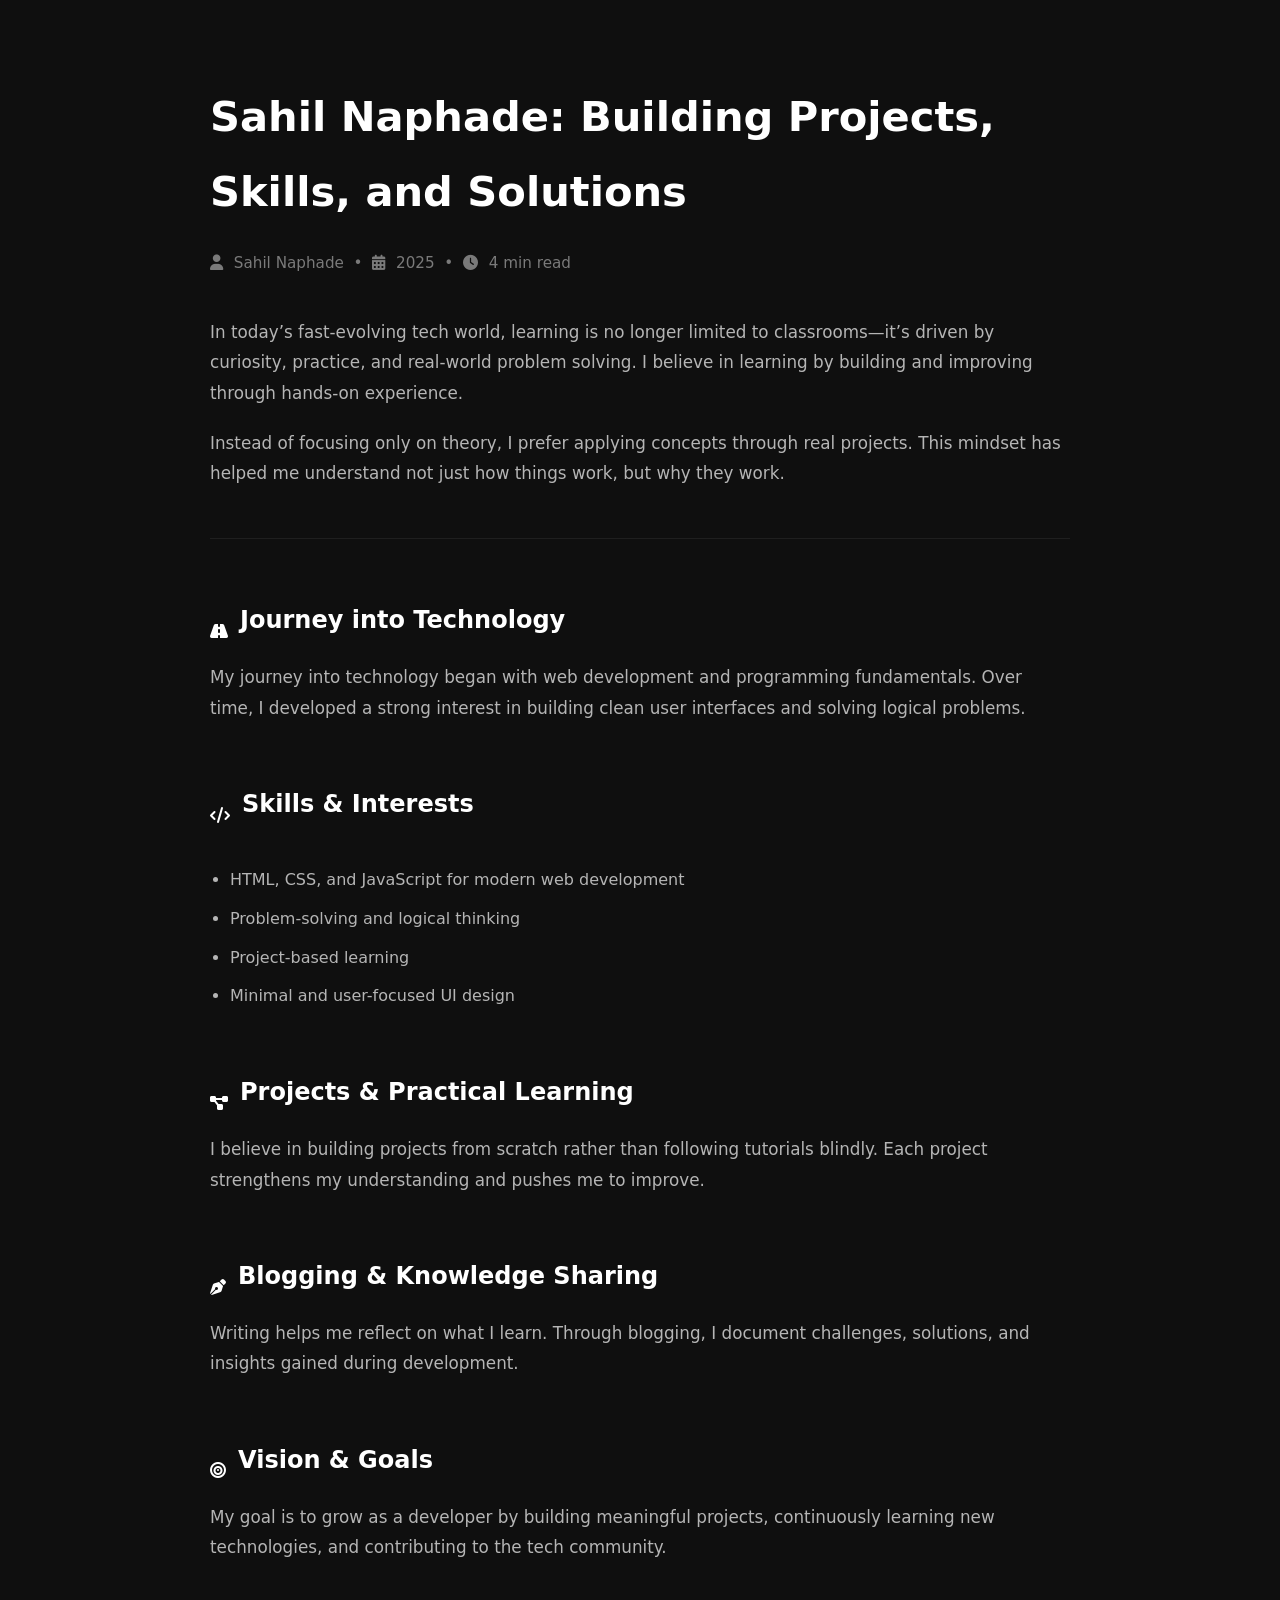
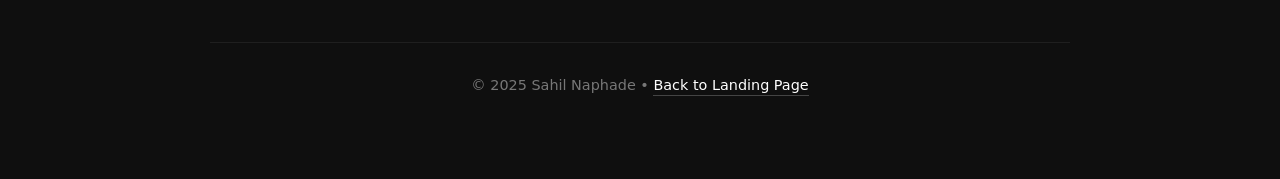
<file: assets/Landingpage/blog.html>
<!DOCTYPE html>
<html lang="en">
<head>
  <meta charset="UTF-8" />
  <meta name="viewport" content="width=device-width, initial-scale=1.0" />
  <title>Sahil Naphade | Blog</title>
  <link rel="icon" href="../img/fav.png" type="image/png">
  <link rel="shortcut icon" href="../img/fav.png" type="image/png">

  <!-- FAVICON -->
  <link rel="icon" href="assets/img/fav.png" type="image/png">

  <!-- FONT AWESOME ICONS -->
  <link
    rel="stylesheet"
    href="https://cdnjs.cloudflare.com/ajax/libs/font-awesome/6.5.1/css/all.min.css"
  />

  <style>
    * {
      margin: 0;
      padding: 0;
      box-sizing: border-box;
    }

    body {
      font-family: system-ui, -apple-system, BlinkMacSystemFont, sans-serif;
      background: #0f0f0f;
      color: #b5b5b5;
      line-height: 1.8;
    }

    .container {
      max-width: 900px;
      margin: auto;
      padding: 80px 20px;
    }

    h1, h2 {
      color: #ffffff;
      margin-bottom: 20px;
    }

    h1 {
      font-size: 2.6rem;
    }

    .meta {
      color: #7a7a7a;
      font-size: 0.95rem;
      margin-bottom: 40px;
    }

    .meta i {
      margin-right: 6px;
    }

    p {
      margin-bottom: 20px;
      font-size: 1.05rem;
    }

    ul {
      margin: 20px 0 30px 20px;
    }

    li {
      margin-bottom: 10px;
    }

    .section {
      margin-top: 60px;
    }

    .divider {
      height: 1px;
      background: #1f1f1f;
      margin: 50px 0;
    }

    .icon-title {
      display: flex;
      align-items: center;
      gap: 12px;
    }

    .icon-title i {
      color: #ffffff;
    }

    footer {
      margin-top: 80px;
      padding-top: 30px;
      border-top: 1px solid #1f1f1f;
      text-align: center;
      color: #777;
      font-size: 0.9rem;
    }

    footer a {
      color: #ffffff;
      text-decoration: none;
      border-bottom: 1px solid #444;
      padding-bottom: 2px;
    }

    footer a:hover {
      border-color: #ffffff;
    }
  </style>
</head>
<body>

  <div class="container">

    <h1>Sahil Naphade: Building Projects, Skills, and Solutions</h1>

    <div class="meta">
      <span><i class="fa-solid fa-user"></i> Sahil Naphade</span> &nbsp;•&nbsp;
      <span><i class="fa-solid fa-calendar-days"></i> 2025</span> &nbsp;•&nbsp;
      <span><i class="fa-solid fa-clock"></i> 4 min read</span>
    </div>

    <p>
      In today’s fast-evolving tech world, learning is no longer limited to classrooms—it’s driven by curiosity,
      practice, and real-world problem solving. I believe in learning by building and improving through hands-on experience.
    </p>

    <p>
      Instead of focusing only on theory, I prefer applying concepts through real projects. This mindset has helped
      me understand not just how things work, but why they work.
    </p>

    <div class="divider"></div>

    <div class="section">
      <div class="icon-title">
        <i class="fa-solid fa-road"></i>
        <h2>Journey into Technology</h2>
      </div>

      <p>
        My journey into technology began with web development and programming fundamentals.
        Over time, I developed a strong interest in building clean user interfaces and solving logical problems.
      </p>
    </div>

    <div class="section">
      <div class="icon-title">
        <i class="fa-solid fa-code"></i>
        <h2>Skills & Interests</h2>
      </div>

      <ul>
        <li>HTML, CSS, and JavaScript for modern web development</li>
        <li>Problem-solving and logical thinking</li>
        <li>Project-based learning</li>
        <li>Minimal and user-focused UI design</li>
      </ul>
    </div>

    <div class="section">
      <div class="icon-title">
        <i class="fa-solid fa-diagram-project"></i>
        <h2>Projects & Practical Learning</h2>
      </div>

      <p>
        I believe in building projects from scratch rather than following tutorials blindly.
        Each project strengthens my understanding and pushes me to improve.
      </p>
    </div>

    <div class="section">
      <div class="icon-title">
        <i class="fa-solid fa-pen-nib"></i>
        <h2>Blogging & Knowledge Sharing</h2>
      </div>

      <p>
        Writing helps me reflect on what I learn. Through blogging, I document challenges,
        solutions, and insights gained during development.
      </p>
    </div>

    <div class="section">
      <div class="icon-title">
        <i class="fa-solid fa-bullseye"></i>
        <h2>Vision & Goals</h2>
      </div>

      <p>
        My goal is to grow as a developer by building meaningful projects,
        continuously learning new technologies, and contributing to the tech community.
      </p>
    </div>

    <footer>
      © 2025 Sahil Naphade •
      <a href="index.html">Back to Landing Page</a>
    </footer>

  </div>

</body>
</html>
</file>
